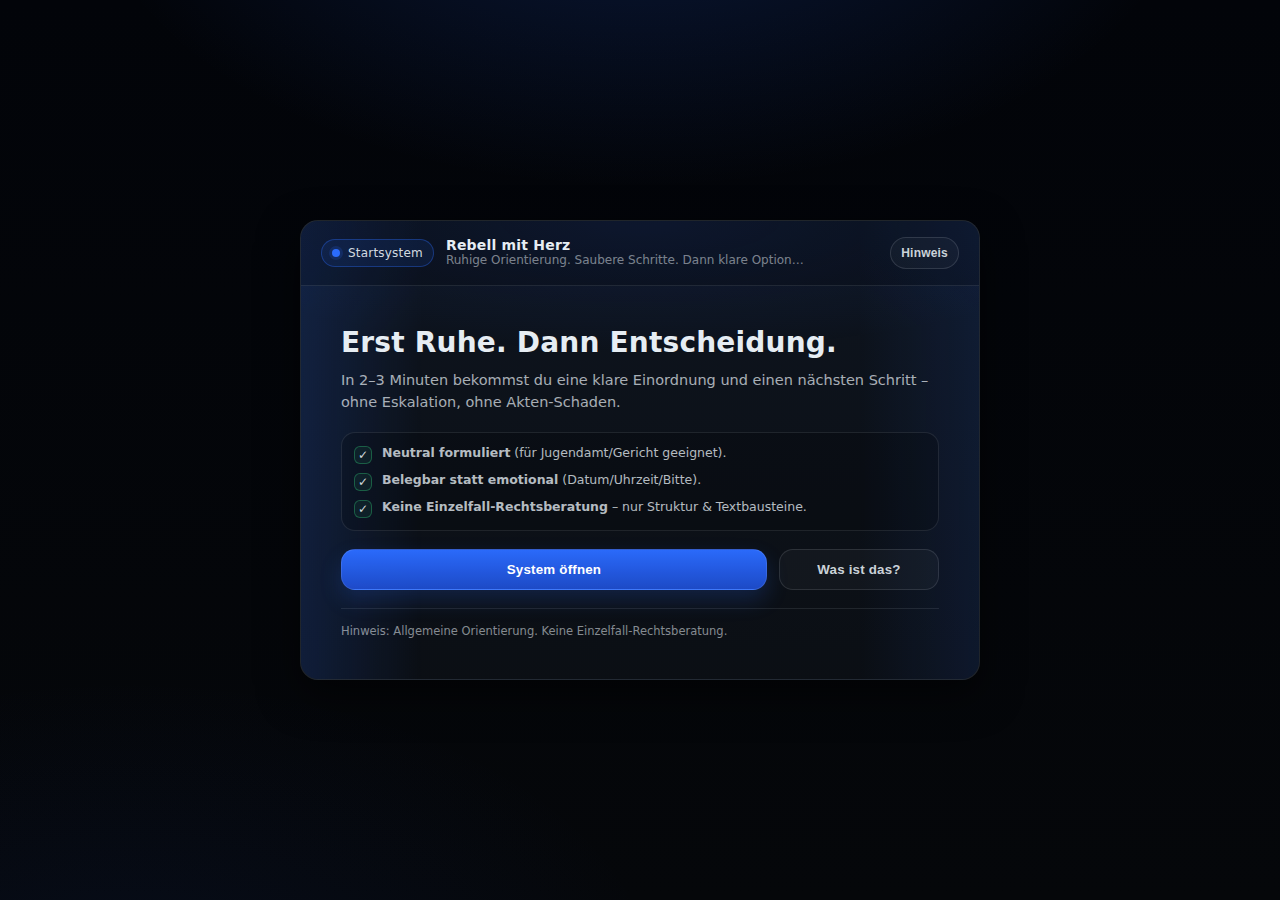
<file: index.html>
<!doctype html>
<html lang="de">
<head>
  <meta charset="utf-8" />
  <meta name="viewport" content="width=device-width, initial-scale=1" />
  <title>Rebell mit Herz – Startsystem</title>
  <meta name="description" content="Ruhiges Startsystem für belastete Eltern: Einordnung, nächster Schritt, dann klare Optionen." />
  <meta name="color-scheme" content="dark" />
  <link rel="stylesheet" href="assets/app.css" />
</head>
<body data-page="start">
  <div class="wrap">
    <div class="card" role="region" aria-label="Startsystem">
      <div class="topbar">
        <div class="top-left">
          <div class="badge"><span class="dot" aria-hidden="true"></span>Startsystem</div>
          <div class="brand">
            <strong>Rebell mit Herz</strong>
            <span>Ruhige Orientierung. Saubere Schritte. Dann klare Optionen.</span>
          </div>
        </div>
        <div class="top-cta">
          <button class="tiny" id="shopBtn" type="button">Shop</button>
          <button class="tiny" id="imprintBtn" type="button">Hinweis</button>
        </div>
      </div>

      <div class="content">
        <h1>Erst Ruhe. Dann Entscheidung.</h1>
        <p class="lead">In 2–3 Minuten bekommst du eine klare Einordnung und einen nächsten Schritt – ohne Eskalation, ohne Akten-Schaden.</p>

        <div class="trust">
          <div class="trust-row"><span class="tick">✓</span><span><strong>Neutral formuliert</strong> (für Jugendamt/Gericht geeignet).</span></div>
          <div class="trust-row"><span class="tick">✓</span><span><strong>Belegbar statt emotional</strong> (Datum/Uhrzeit/Bitte).</span></div>
          <div class="trust-row"><span class="tick">✓</span><span><strong>Keine Einzelfall-Rechtsberatung</strong> – nur Struktur & Textbausteine.</span></div>
        </div>

        <div class="actions">
          <button class="primary" id="gateBtn" type="button">System öffnen</button>
          <button class="ghost" id="infoBtn" type="button">Was ist das?</button>
        </div>

        <p class="fineprint">Hinweis: Allgemeine Orientierung. Keine Einzelfall-Rechtsberatung.</p>
      </div>
    </div>
  </div>

  <div id="toast" class="toast" role="status" aria-live="polite"></div>
  <script src="assets/app.js"></script>
</body>
</html>
</file>
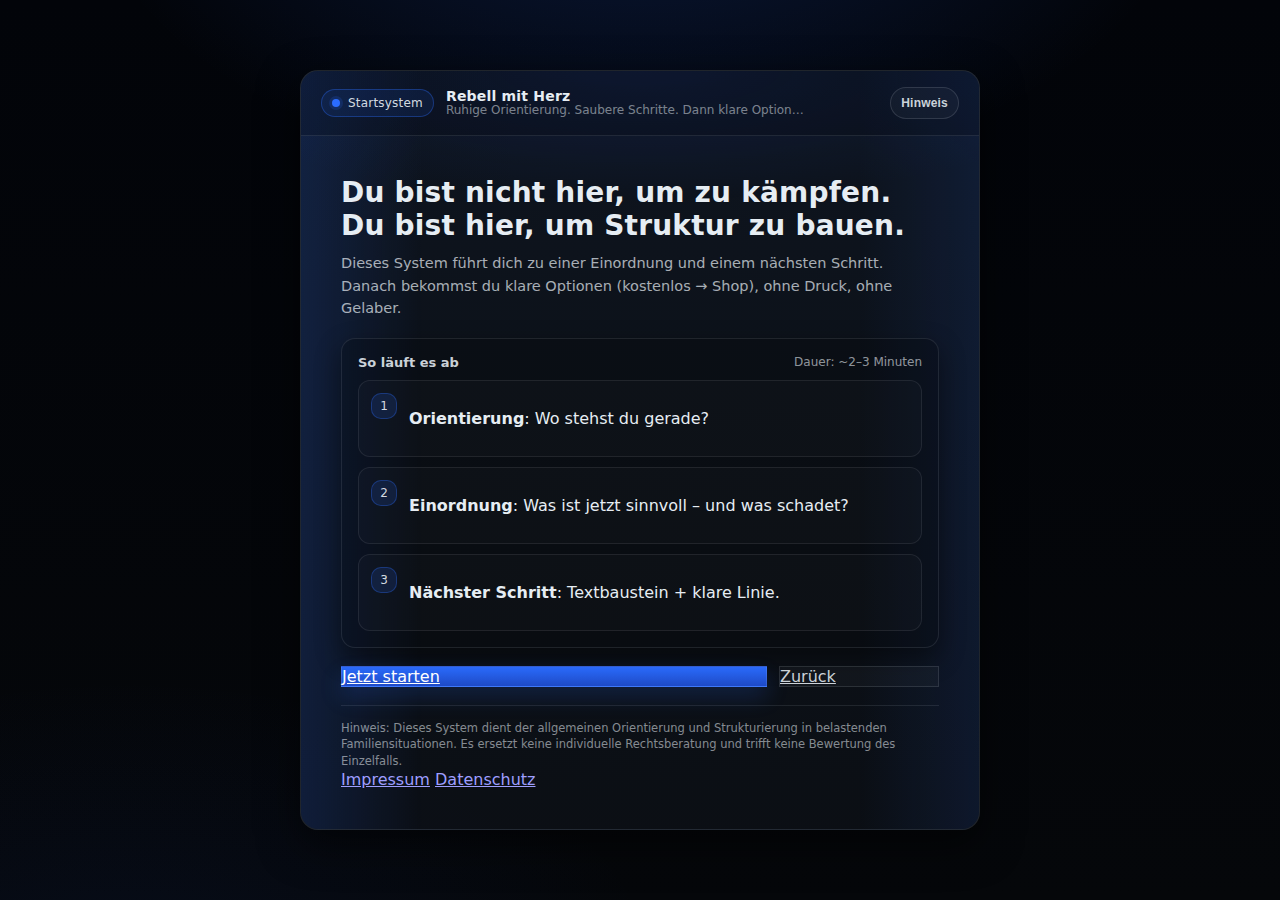
<file: briefing.html>
<!doctype html>
<html lang="de">
<head>
  <meta charset="utf-8" />
  <meta name="viewport" content="width=device-width, initial-scale=1" />
  <title>Startsystem – Briefing</title>
  <meta name="color-scheme" content="dark" />
  <link rel="stylesheet" href="assets/app.css" />
  <script src="assets/app.js" defer></script>
</head>

<body>
  <div class="wrap">
    <div class="card" role="region" aria-label="Startsystem Briefing">
      <div class="topbar">
        <div class="top-left">
          <div class="badge"><span class="dot" aria-hidden="true"></span>Startsystem</div>
          <div class="brand">
            <strong>Rebell mit Herz</strong>
            <span>Ruhige Orientierung. Saubere Schritte. Dann klare Optionen.</span>
          </div>
        </div>
        <div class="top-cta">
          <button class="tiny" id="shopBtn" type="button">Shop</button>
          <button class="tiny" id="imprintBtn" type="button">Hinweis</button>
        </div>
      </div>

      <div class="content">
        <h1>Du bist nicht hier, um zu kämpfen.<br>Du bist hier, um Struktur zu bauen.</h1>
        <p class="lead">
          Dieses System führt dich zu einer Einordnung und einem nächsten Schritt.
          Danach bekommst du klare Optionen (kostenlos → Shop), ohne Druck, ohne Gelaber.
        </p>

        <div class="frame">
          <div class="frame-title">
            <span><strong>So läuft es ab</strong></span>
            <span style="color: rgba(230,237,243,.62); font-size:12px;">Dauer: ~2–3 Minuten</span>
          </div>

          <ol class="steps">
            <li class="step"><div class="num">1</div><p><strong>Orientierung</strong>: Wo stehst du gerade?</p></li>
            <li class="step"><div class="num">2</div><p><strong>Einordnung</strong>: Was ist jetzt sinnvoll – und was schadet?</p></li>
            <li class="step"><div class="num">3</div><p><strong>Nächster Schritt</strong>: Textbaustein + klare Linie.</p></li>
          </ol>
        </div>

        <div class="actions">
          <a class="btn primary" href="orientierung.html">Jetzt starten</a>
          <a class="btn ghost" href="index.html">Zurück</a>
        </div>

        <p class="fineprint">
          Hinweis: Dieses System dient der allgemeinen Orientierung und Strukturierung in belastenden Familiensituationen.
          Es ersetzt keine individuelle Rechtsberatung und trifft keine Bewertung des Einzelfalls.
        </p>

        <div class="footerlinks">
          <a href="legal/imprint.html">Impressum</a>
          <a href="legal/privacy.html">Datenschutz</a>
        </div>
      </div>
    </div>
  </div>

  <div id="toast" class="toast" role="status" aria-live="polite"></div>
</body>
</html>
</file>
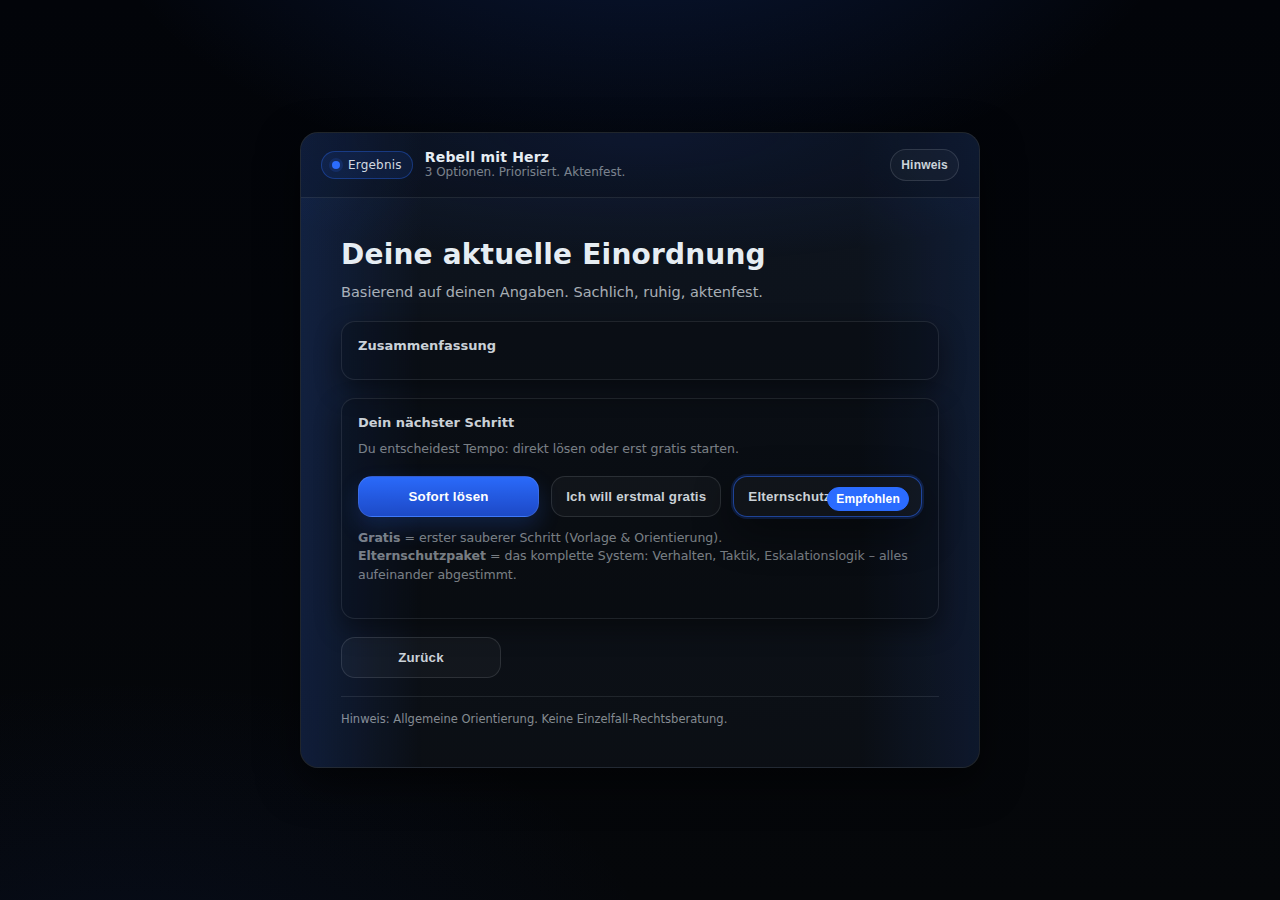
<file: ergebnis.html>
<!doctype html>
<html lang="de">
<head>
  <meta charset="utf-8" />
  <meta name="viewport" content="width=device-width, initial-scale=1" />
  <title>Rebell mit Herz – Ergebnis</title>
  <meta name="color-scheme" content="dark" />
  <link rel="stylesheet" href="assets/app.css" />
</head>
<body data-page="ergebnis">
  <div class="wrap">
    <div class="card" role="region" aria-label="Ergebnis">
      <div class="topbar">
        <div class="top-left">
          <div class="badge"><span class="dot" aria-hidden="true"></span>Ergebnis</div>
          <div class="brand">
            <strong>Rebell mit Herz</strong>
            <span>3 Optionen. Priorisiert. Aktenfest.</span>
          </div>
        </div>
        <div class="top-cta">
          <button class="tiny" id="shopBtn" type="button">Shop</button>
          <button class="tiny" id="imprintBtn" type="button">Hinweis</button>
        </div>
      </div>

      <div class="content">
        <h1>Deine aktuelle Einordnung</h1>
        <p class="lead">Basierend auf deinen Angaben. Sachlich, ruhig, aktenfest.</p>

        <div class="frame">
          <div class="frame-title"><strong>Zusammenfassung</strong></div>
          <div class="options" id="summaryText"></div>
        </div>

        <div class="frame" id="frameNeed" style="display:none;">
          <div class="frame-title"><strong>Empfehlungen (Priorität)</strong></div>
          <ul class="steps" id="needText"></ul>
        </div>

        <div class="frame">
          <div class="frame-title"><strong>Dein nächster Schritt</strong></div>
          <p class="micro">Du entscheidest Tempo: direkt lösen oder erst gratis starten.</p>
          <div class="actions">
            <button class="primary" id="ctaSolve" type="button">Sofort lösen</button>
            <button class="ghost" id="ctaFree" type="button">Ich will erstmal gratis</button>
            <button class="ghost" id="ctaBundle" type="button">Elternschutzpaket holen</button>
          </div>

          <!-- HIER Punkt 3: Gratis-Teaser -->
          <p class="micro muted" style="margin-top:12px">
            <strong>Gratis</strong> = erster sauberer Schritt (Vorlage & Orientierung).<br>
            <strong>Elternschutzpaket</strong> = das komplette System: Verhalten, Taktik,
            Eskalationslogik – alles aufeinander abgestimmt.
          </p>
        </div>

        <div class="actions">
          <button class="ghost" type="button" onclick="location.href='orientierung.html'">Zurück</button>
        </div>

        <p class="fineprint">Hinweis: Allgemeine Orientierung. Keine Einzelfall-Rechtsberatung.</p>
      </div>
    </div>
  </div>

  <div id="toast" class="toast" role="status" aria-live="polite"></div>
  <script src="assets/app.js"></script>
</body>
</html>
</file>
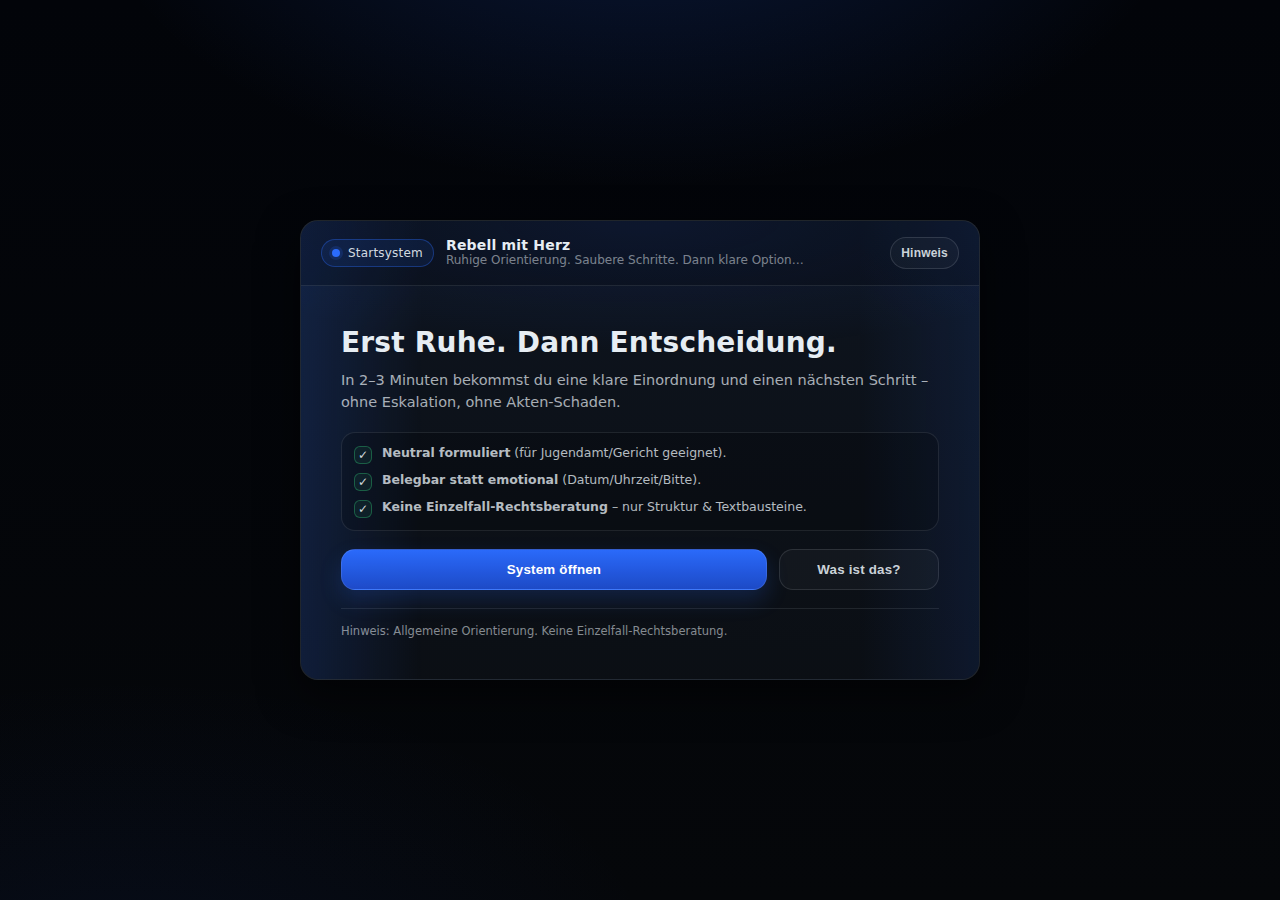
<file: lead.html>
<!doctype html>
<html lang="de">
<head>
  <meta charset="utf-8" />
  <meta name="viewport" content="width=device-width, initial-scale=1" />
  <title>Rebell mit Herz – Gratis Checkliste</title>
  <meta name="color-scheme" content="dark" />
  <link rel="stylesheet" href="assets/app.css" />
</head>
<body data-page="lead">
  <div class="wrap">
    <div class="card" role="region" aria-label="Lead">
      <div class="topbar">
        <div class="top-left">
          <div class="badge"><span class="dot" aria-hidden="true"></span>Gratis</div>
          <div class="brand">
            <strong>Rebell mit Herz</strong>
            <span>Checkliste anfordern – dann nächster Schritt.</span>
          </div>
        </div>
        <div class="top-cta">
          <button class="tiny" id="shopBtn" type="button">Shop</button>
          <button class="tiny" id="imprintBtn" type="button">Hinweis</button>
        </div>
      </div>

      <div class="content">
        <h1>Checkliste „In 10 Minuten aktenfest“</h1>
        <p class="lead">Trage dich ein, wenn du die Checkliste per E-Mail erhalten möchtest.</p>

        <div class="frame">
          <div class="frame-title"><strong>Deine Angaben</strong></div>

          <form id="leadForm" action="#" method="post" novalidate>
            <div class="field">
              <label for="leadEmail">E-Mail-Adresse</label>
              <input id="leadEmail" name="email" type="email" autocomplete="email" required />
            </div>

            <div class="consent">
              <input id="leadConsent" name="consent" type="checkbox" required />
              <label for="leadConsent">Ich bin einverstanden, per E-Mail die Checkliste zu erhalten. Abmeldung jederzeit.</label>
            </div>

            <p class="hint">Datenschutz: Daten nur für Versand.</p>

            <div class="actions">
              <button class="primary" type="submit">Checkliste anfordern</button>
              <button class="ghost" type="button" onclick="history.back()">Zurück</button>
            </div>

            <div class="divider"></div>

            <div class="actions">
              <button class="ghost" id="leadSkipShopBtn" type="button">Ich will sofort lösen</button>
            </div>
          </form>
        </div>

        <p class="fineprint">Hinweis: Allgemeine Orientierung. Keine Einzelfall-Rechtsberatung.</p>
      </div>
    </div>
  </div>

  <div id="toast" class="toast" role="status" aria-live="polite"></div>
  <script src="assets/app.js"></script>
</body>
</html>
</file>
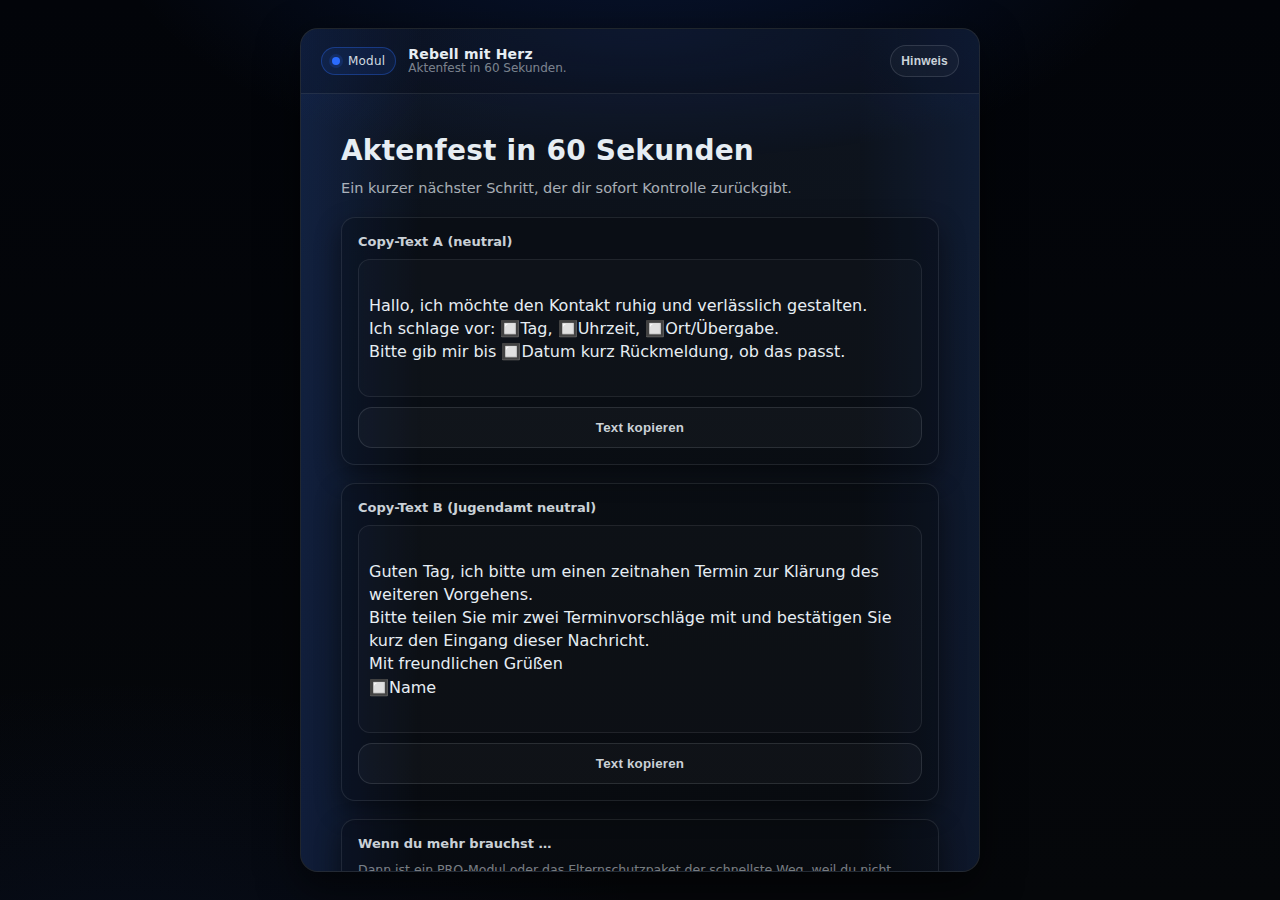
<file: modul.html>
<!doctype html>
<html lang="de">
<head>
  <meta charset="utf-8" />
  <meta name="viewport" content="width=device-width, initial-scale=1" />
  <title>Rebell mit Herz – Modul</title>
  <meta name="color-scheme" content="dark" />
  <link rel="stylesheet" href="assets/app.css" />
</head>
<body data-page="modul">
  <div class="wrap">
    <div class="card" role="region" aria-label="Modul">
      <div class="topbar">
        <div class="top-left">
          <div class="badge"><span class="dot" aria-hidden="true"></span>Modul</div>
          <div class="brand">
            <strong>Rebell mit Herz</strong>
            <span>Aktenfest in 60 Sekunden.</span>
          </div>
        </div>
        <div class="top-cta">
          <button class="tiny" id="shopBtn" type="button">Shop</button>
          <button class="tiny" id="imprintBtn" type="button">Hinweis</button>
        </div>
      </div>

      <div class="content">
        <h1>Aktenfest in 60 Sekunden</h1>
        <p class="lead">Ein kurzer nächster Schritt, der dir sofort Kontrolle zurückgibt.</p>

        <div class="frame">
          <div class="frame-title"><strong>Copy-Text A (neutral)</strong></div>
          <div class="options">
            <div class="opt" style="display:block;">
              <div id="copyTextA" style="white-space:pre-wrap; line-height:1.45;">
Hallo, ich möchte den Kontakt ruhig und verlässlich gestalten.
Ich schlage vor: 🔲Tag, 🔲Uhrzeit, 🔲Ort/Übergabe.
Bitte gib mir bis 🔲Datum kurz Rückmeldung, ob das passt.
              </div>
            </div>
            <button class="ghost" id="copyABtn" type="button">Text kopieren</button>
          </div>
        </div>

        <div class="frame">
          <div class="frame-title"><strong>Copy-Text B (Jugendamt neutral)</strong></div>
          <div class="options">
            <div class="opt" style="display:block;">
              <div id="copyTextB" style="white-space:pre-wrap; line-height:1.45;">
Guten Tag, ich bitte um einen zeitnahen Termin zur Klärung des weiteren Vorgehens.
Bitte teilen Sie mir zwei Terminvorschläge mit und bestätigen Sie kurz den Eingang dieser Nachricht.
Mit freundlichen Grüßen
🔲Name
              </div>
            </div>
            <button class="ghost" id="copyBBtn" type="button">Text kopieren</button>
          </div>
        </div>

        <div class="frame">
          <div class="frame-title"><strong>Wenn du mehr brauchst …</strong></div>
          <p class="micro">Dann ist ein PRO-Modul oder das Elternschutzpaket der schnellste Weg, weil du nicht jedes Mal neu anfangen musst.</p>
          <div class="actions">
            <button class="primary" id="moduleShopBtn" type="button">Sofort lösen</button>
            <button class="ghost" type="button" onclick="location.href='index.html'">Start</button>
          </div>
        </div>

        <p class="fineprint">Hinweis: Allgemeine Orientierung. Keine Einzelfall-Rechtsberatung.</p>
      </div>
    </div>
  </div>

  <div id="toast" class="toast" role="status" aria-live="polite"></div>
  <script src="assets/app.js"></script>
</body>
</html>
</file>
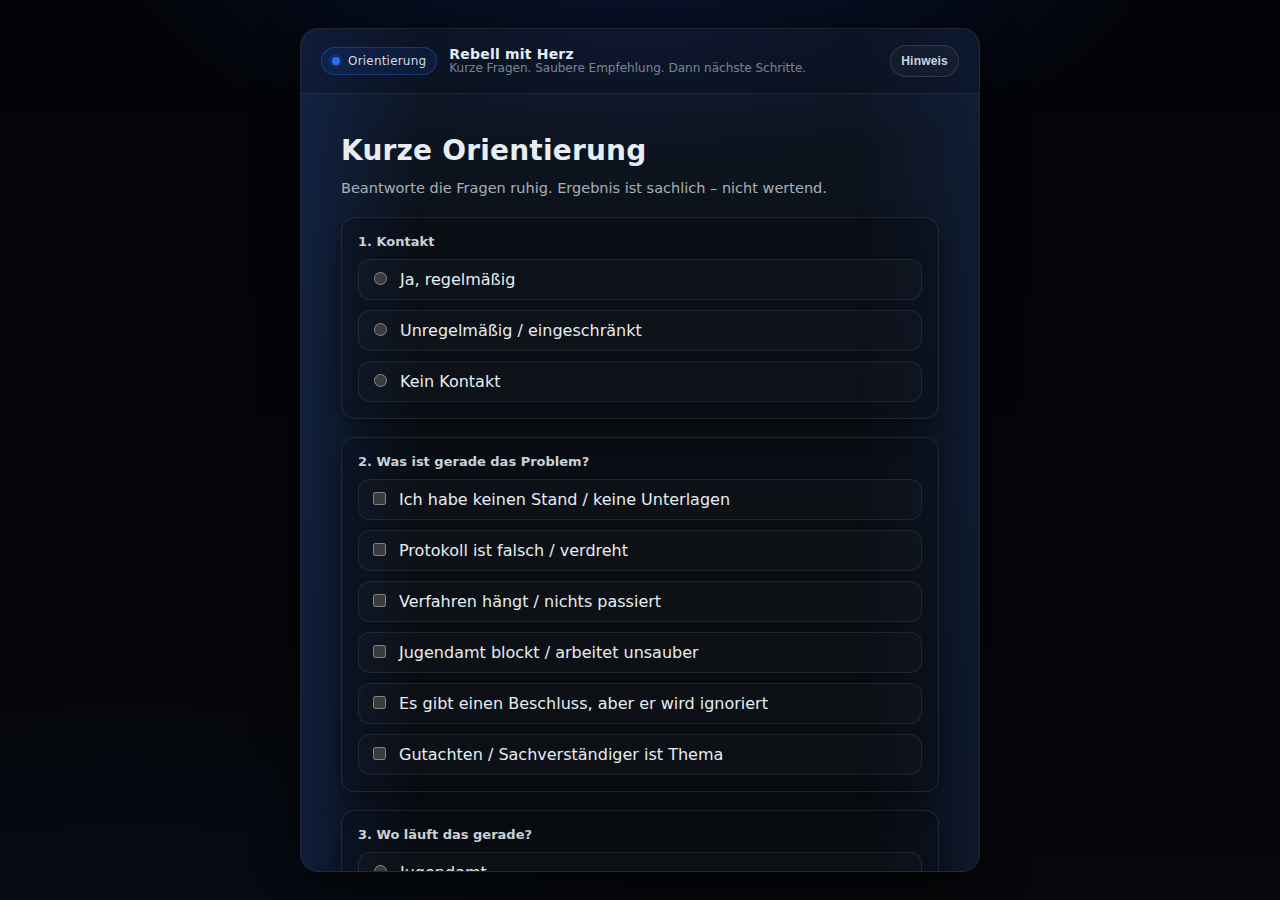
<file: orientierung.html>
<!doctype html>
<html lang="de">
<head>
  <meta charset="utf-8" />
  <meta name="viewport" content="width=device-width, initial-scale=1" />
  <title>Rebell mit Herz – Orientierung</title>
  <meta name="color-scheme" content="dark" />
  <link rel="stylesheet" href="assets/app.css" />
</head>
<body data-page="orientierung">
  <div class="wrap">
    <div class="card" role="region" aria-label="Orientierung">
      <div class="topbar">
        <div class="top-left">
          <div class="badge"><span class="dot" aria-hidden="true"></span>Orientierung</div>
          <div class="brand">
            <strong>Rebell mit Herz</strong>
            <span>Kurze Fragen. Saubere Empfehlung. Dann nächste Schritte.</span>
          </div>
        </div>
        <div class="top-cta">
          <button class="tiny" id="shopBtn" type="button">Shop</button>
          <button class="tiny" id="imprintBtn" type="button">Hinweis</button>
        </div>
      </div>

      <div class="content">
        <h1>Kurze Orientierung</h1>
        <p class="lead">Beantworte die Fragen ruhig. Ergebnis ist sachlich – nicht wertend.</p>

        <div class="frame">
          <div class="frame-title"><strong>1. Kontakt</strong></div>
          <div class="options">
            <label class="opt"><input type="radio" name="kontakt" value="ja"> Ja, regelmäßig</label>
            <label class="opt"><input type="radio" name="kontakt" value="eingeschraenkt"> Unregelmäßig / eingeschränkt</label>
            <label class="opt"><input type="radio" name="kontakt" value="nein"> Kein Kontakt</label>
          </div>
        </div>

        <div class="frame">
          <div class="frame-title"><strong>2. Was ist gerade das Problem?</strong></div>
          <div class="options">
            <label class="opt"><input type="checkbox" name="symptom" value="kein_stand"> Ich habe keinen Stand / keine Unterlagen</label>
            <label class="opt"><input type="checkbox" name="symptom" value="protokoll_falsch"> Protokoll ist falsch / verdreht</label>
            <label class="opt"><input type="checkbox" name="symptom" value="verzoegerung"> Verfahren hängt / nichts passiert</label>
            <label class="opt"><input type="checkbox" name="symptom" value="ja_blockt"> Jugendamt blockt / arbeitet unsauber</label>
            <label class="opt"><input type="checkbox" name="symptom" value="beschluss_ignoriert"> Es gibt einen Beschluss, aber er wird ignoriert</label>
            <label class="opt"><input type="checkbox" name="symptom" value="gutachten"> Gutachten / Sachverständiger ist Thema</label>
          </div>
        </div>

        <div class="frame">
          <div class="frame-title"><strong>3. Wo läuft das gerade?</strong></div>
          <div class="options">
            <label class="opt"><input type="radio" name="arena" value="jugendamt"> Jugendamt</label>
            <label class="opt"><input type="radio" name="arena" value="gericht"> Gericht</label>
            <label class="opt"><input type="radio" name="arena" value="beides"> Beides</label>
          </div>
        </div>

        <div class="frame">
          <div class="frame-title"><strong>4. Frist / Termin?</strong></div>
          <div class="options">
            <label class="opt"><input type="radio" name="urgency" value="48h"> Heute / innerhalb 48 Stunden</label>
            <label class="opt"><input type="radio" name="urgency" value="7d"> In den nächsten 7 Tagen</label>
            <label class="opt">
  <input type="radio" name="urgency" value="none">
  Kein Termin bekannt (über 30 Tage)
</label>

          </div>
        </div>

        <div class="actions">
          <button class="primary" id="auswertenBtn" type="button">Einordnung anzeigen</button>
          <button class="ghost" type="button" onclick="location.href='index.html'">Zurück</button>
        </div>

        <p class="fineprint">Hinweis: Allgemeine Orientierung. Keine Einzelfall-Rechtsberatung.</p>
      </div>
    </div>
  </div>

  <div id="toast" class="toast" role="status" aria-live="polite"></div>
  <script src="assets/app.js"></script>
</body>
</html>
</file>
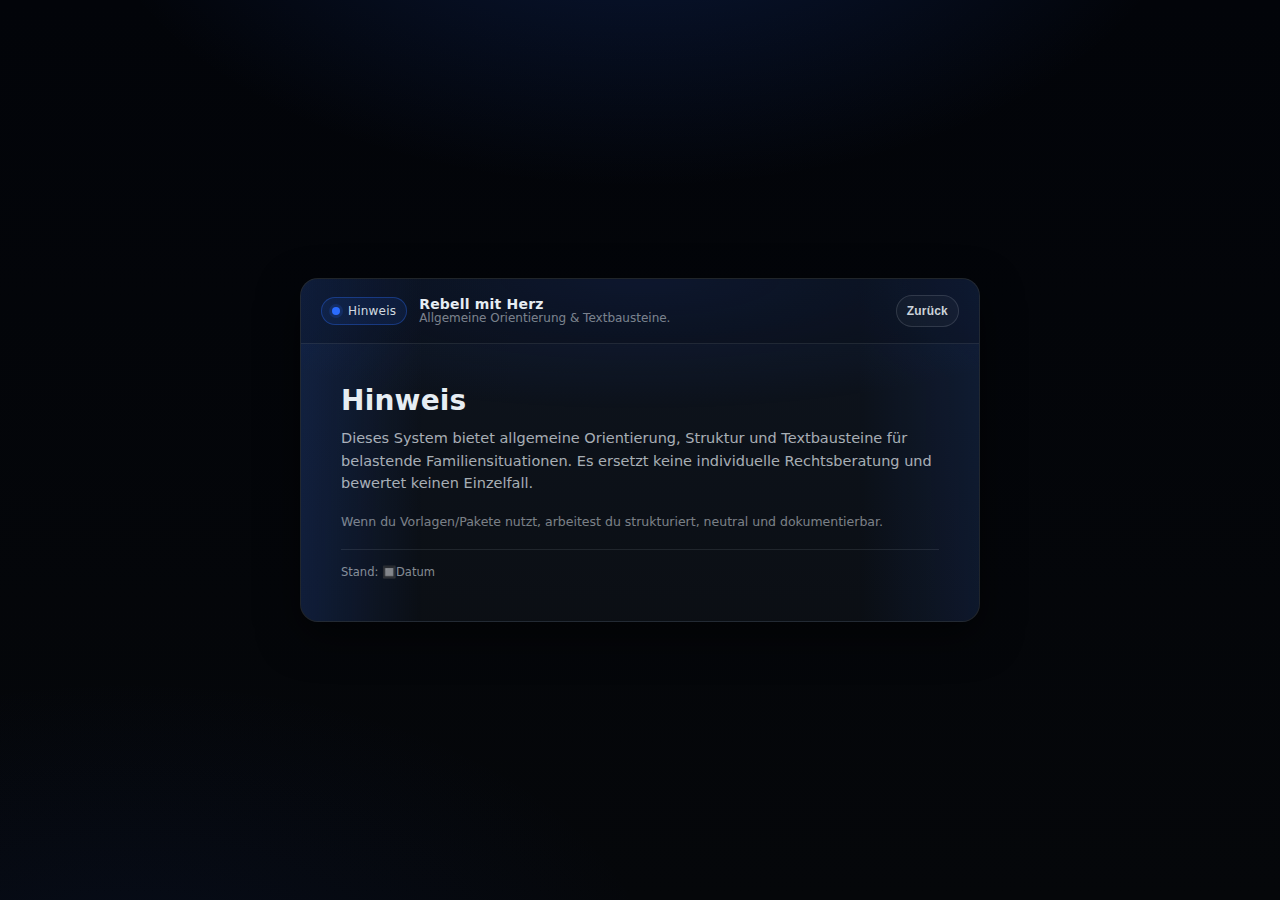
<file: legal/imprint.html>
<!doctype html>
<html lang="de">
<head>
  <meta charset="utf-8" />
  <meta name="viewport" content="width=device-width, initial-scale=1" />
  <title>Hinweis</title>
  <meta name="color-scheme" content="dark" />
  <link rel="stylesheet" href="../assets/app.css" />
</head>
<body>
  <div class="wrap">
    <div class="card">
      <div class="topbar">
        <div class="top-left">
          <div class="badge"><span class="dot"></span>Hinweis</div>
          <div class="brand">
            <strong>Rebell mit Herz</strong>
            <span>Allgemeine Orientierung & Textbausteine.</span>
          </div>
        </div>
        <div class="top-cta">
          <button class="tiny" type="button" onclick="location.href='../index.html'">Zurück</button>
        </div>
      </div>

      <div class="content">
        <h1>Hinweis</h1>
        <p class="lead">
          Dieses System bietet allgemeine Orientierung, Struktur und Textbausteine für belastende Familiensituationen.
          Es ersetzt keine individuelle Rechtsberatung und bewertet keinen Einzelfall.
        </p>
        <p class="micro">
          Wenn du Vorlagen/Pakete nutzt, arbeitest du strukturiert, neutral und dokumentierbar.
        </p>
        <p class="fineprint">Stand: 🔲Datum</p>
      </div>
    </div>
  </div>
</body>
</html>
</file>
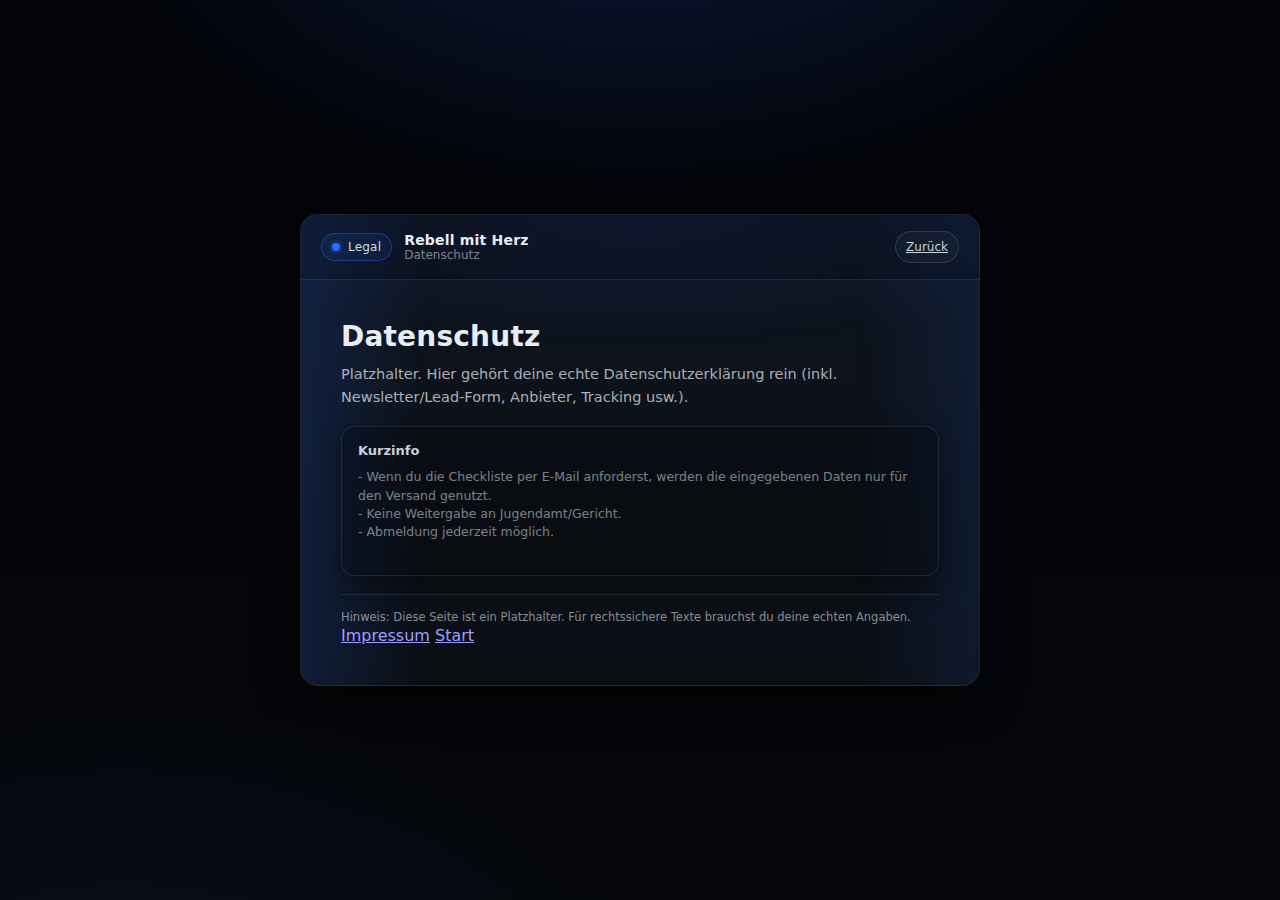
<file: legal/privacy.html>
<!doctype html>
<html lang="de">
<head>
  <meta charset="utf-8" />
  <meta name="viewport" content="width=device-width, initial-scale=1" />
  <title>Datenschutz</title>
  <meta name="color-scheme" content="dark" />
  <link rel="stylesheet" href="../assets/app.css" />
  <script src="../assets/app.js" defer></script>
</head>

<body>
  <div class="wrap">
    <div class="card" role="region" aria-label="Datenschutz">
      <div class="topbar">
        <div class="top-left">
          <div class="badge"><span class="dot" aria-hidden="true"></span>Legal</div>
          <div class="brand">
            <strong>Rebell mit Herz</strong>
            <span>Datenschutz</span>
          </div>
        </div>
        <div class="top-cta">
          <a class="btn tiny" href="../index.html" style="padding:8px 10px;">Zurück</a>
        </div>
      </div>

      <div class="content">
        <h1>Datenschutz</h1>
        <p class="lead">
          Platzhalter. Hier gehört deine echte Datenschutzerklärung rein (inkl. Newsletter/Lead-Form, Anbieter, Tracking usw.).
        </p>

        <div class="frame">
          <div class="frame-title"><strong>Kurzinfo</strong></div>
          <p class="micro">
            - Wenn du die Checkliste per E-Mail anforderst, werden die eingegebenen Daten nur für den Versand genutzt.<br>
            - Keine Weitergabe an Jugendamt/Gericht.<br>
            - Abmeldung jederzeit möglich.
          </p>
        </div>

        <p class="fineprint">
          Hinweis: Diese Seite ist ein Platzhalter. Für rechtssichere Texte brauchst du deine echten Angaben.
        </p>

        <div class="footerlinks">
          <a href="imprint.html">Impressum</a>
          <a href="../index.html">Start</a>
        </div>
      </div>
    </div>
  </div>

  <div id="toast" class="toast" role="status" aria-live="polite"></div>
</body>
</html>
</file>
<file: assets/app.css>
:root{
  /* BLUE-GREY / SERIOUS AUTHORITY */
  --bg0:#05070a;
  --bg1:#020409;
  --card: rgba(12,16,22,.92);

  --text:#e6edf3;
  --muted:rgba(230,237,243,.72);
  --muted2:rgba(230,237,243,.52);
  --line:rgba(230,237,243,.10);

  /* keep variable names for compatibility, but switch the color family */
  --red:#2b6cff;      /* accent (was red) */
  --red2:#1f4fd6;     /* accent dark (was red2) */

  --ok:#33d17a;
  --r:18px;
  --shadow: 0 14px 40px rgba(0,0,0,.55);
  --shadow2: 0 10px 26px rgba(0,0,0,.42);
  --focus: 0 0 0 3px rgba(43,108,255,.26);
}

*{ box-sizing:border-box; }
html,body{ height:100%; margin:0; }

body{
  font-family: ui-sans-serif, system-ui, -apple-system, "Segoe UI", Roboto, Arial, sans-serif;
  color:var(--text);
  background:
    radial-gradient(900px 520px at 50% -15%, rgba(43,108,255,.20), transparent 62%),
    radial-gradient(900px 520px at 10% 110%, rgba(31,79,214,.08), transparent 60%),
    linear-gradient(var(--bg1), var(--bg0));
  display:flex;
  align-items:center;
  justify-content:center;
  padding:28px 16px;
  min-height:100svh;
}

.wrap{ width:100%; max-width:680px; }

.card{
  background: linear-gradient(180deg, rgba(15,22,33,.92), var(--card));
  border:1px solid var(--line);
  border-radius: var(--r);
  box-shadow: var(--shadow);
  overflow:hidden;
  position:relative;
  max-height: calc(100svh - 28px - 28px);
  display:flex;
  flex-direction:column;
}

.card::before{
  content:"";
  position:absolute;
  inset:-1px;
  background:
    radial-gradient(800px 220px at 50% 0%, rgba(31,79,214,.14), transparent 60%),
    linear-gradient(90deg, rgba(43,108,255,.16), transparent 18%, transparent 82%, rgba(43,108,255,.10));
  pointer-events:none;
  mask: linear-gradient(#000, #000) content-box, linear-gradient(#000, #000);
  -webkit-mask: linear-gradient(#000, #000) content-box, linear-gradient(#000, #000);
  padding:1px;
  border-radius: var(--r);
}

.topbar{
  display:flex;
  align-items:center;
  justify-content:space-between;
  gap:12px;
  padding:16px 20px;
  border-bottom:1px solid var(--line);
  background: rgba(0,0,0,.18);
  position:relative;
  z-index:1;
}

.top-left{
  display:flex;
  align-items:center;
  gap:12px;
  min-width:0;
}

.badge{
  display:inline-flex;
  align-items:center;
  gap:8px;
  padding:6px 10px;
  border-radius:999px;
  border:1px solid rgba(43,108,255,.35);
  background: rgba(43,108,255,.10);
  color: rgba(230,237,243,.92);
  font-size:12px;
  letter-spacing:.2px;
  white-space:nowrap;
}

.dot{
  width:8px; height:8px; border-radius:999px;
  background: var(--red);
  box-shadow: 0 0 0 3px rgba(43,108,255,.16);
  flex:0 0 auto;
}

.brand{ display:flex; flex-direction:column; line-height:1.1; min-width:0; }
.brand strong{ font-size:14px; letter-spacing:.2px; }
.brand span{
  font-size:12px;
  color:var(--muted2);
  overflow:hidden;
  text-overflow:ellipsis;
  white-space:nowrap;
  max-width:360px;
}

.top-cta{ display:flex; gap:10px; align-items:center; flex:0 0 auto; }

.tiny{
  appearance:none;
  border:1px solid rgba(230,237,243,.14);
  background: rgba(255,255,255,.03);
  color: rgba(230,237,243,.88);
  border-radius: 999px;
  padding:8px 10px;
  font-size:12px;
  cursor:pointer;
}
.tiny:active{ transform: translateY(1px); }
.tiny:focus-visible{ outline:none; box-shadow: var(--focus); border-color: rgba(43,108,255,.45); }

.content{
  padding:40px;
  position:relative;
  z-index:1;
  overflow:auto;
  -webkit-overflow-scrolling: touch;
}

h1{ margin:0 0 10px 0; font-size:28px; letter-spacing:.2px; }
.lead{ margin:0 0 18px 0; color:var(--muted); font-size:14.5px; line-height:1.55; }
.micro{ margin:0 0 18px 0; color:var(--muted2); font-size:12.5px; line-height:1.45; }

.trust{
  display:grid;
  gap:8px;
  margin:16px 0 0 0;
  padding:12px 12px;
  border:1px solid rgba(230,237,243,.10);
  background: rgba(0,0,0,.18);
  border-radius:14px;
}
.trust-row{
  display:flex;
  gap:10px;
  align-items:flex-start;
  font-size:12.5px;
  color: rgba(230,237,243,.78);
  line-height:1.35;
}
.tick{
  width:18px; height:18px;
  border-radius:6px;
  display:grid; place-items:center;
  border:1px solid rgba(51,209,122,.35);
  background: rgba(51,209,122,.08);
  color: rgba(230,237,243,.92);
  flex:0 0 auto;
  margin-top:1px;
  font-size:12px;
}

.actions{ display:flex; gap:12px; align-items:center; margin-top:18px; flex-wrap:wrap; }

button{
  appearance:none;
  border:none;
  border-radius: 14px;
  padding: 12px 14px;
  font-weight: 650;
  letter-spacing:.2px;
  cursor:pointer;
  user-select:none;
  outline:none;
}
button:focus-visible{ box-shadow: var(--focus); }

.primary{
  flex:1;
  color:#fff;
  background: linear-gradient(180deg, rgba(43,108,255,.98), rgba(31,79,214,.92));
  border:1px solid rgba(255,255,255,.10);
  box-shadow: 0 10px 22px rgba(43,108,255,.20);
  min-width: 180px;
}
.primary:active{ transform: translateY(1px); }

.ghost{
  flex:0 0 auto;
  color: rgba(230,237,243,.88);
  background: rgba(255,255,255,.03);
  border:1px solid rgba(230,237,243,.12);
  min-width: 160px;
}
.ghost:active{ transform: translateY(1px); }

.frame{
  margin-top:18px;
  border:1px solid var(--line);
  background: rgba(0,0,0,.22);
  border-radius: 14px;
  padding:16px;
  box-shadow: var(--shadow2);
}

.frame-title{
  display:flex;
  align-items:center;
  justify-content:space-between;
  gap:10px;
  margin-bottom:10px;
  font-size:13px;
  color:rgba(230,237,243,.88);
}

.options{ display:grid; gap:10px; }
.opt{
  display:flex; gap:10px; align-items:flex-start;
  padding:10px;
  border:1px solid rgba(230,237,243,.09);
  background: rgba(255,255,255,.02);
  border-radius:12px;
}
.opt input{ margin-top:2px; }

.steps{ display:grid; gap:10px; margin:0; padding:0; list-style:none; }
.step{
  display:flex; gap:12px;
  padding:12px;
  border:1px solid rgba(230,237,243,.09);
  background: rgba(255,255,255,.02);
  border-radius:12px;
}

.num{
  width:26px; height:26px; border-radius:10px;
  display:grid; place-items:center;
  font-size:12px; color: rgba(230,237,243,.92);
  background: rgba(43,108,255,.14);
  border:1px solid rgba(43,108,255,.32);
  flex:0 0 auto;
}

.summary-line{
  display:flex;
  justify-content:space-between;
  gap:10px;
  padding:10px 12px;
  border:1px solid rgba(230,237,243,.09);
  background: rgba(255,255,255,.02);
  border-radius:12px;
  font-size:13.5px;
  color:rgba(230,237,243,.86);
}
.summary-line b{ color:rgba(230,237,243,.94); font-weight:700; }

.fineprint{
  margin:18px 0 0 0;
  padding-top:14px;
  border-top:1px solid var(--line);
  font-size:11.5px;
  line-height:1.45;
  color: rgba(230,237,243,.56);
}

.divider{
  height:1px;
  background: rgba(230,237,243,.08);
  margin:14px 0;
}

.field{
  display:flex;
  flex-direction:column;
  gap:4px;
  margin-bottom:12px;
  font-size:13px;
}
.field label{ color:rgba(230,237,243,.88); }
.field input,
.field textarea{
  border-radius:10px;
  border:1px solid rgba(230,237,243,.16);
  background:rgba(0,0,0,.22);
  padding:8px 10px;
  color:var(--text);
  font:inherit;
  resize:vertical;
  min-height:38px;
}
.field input:focus,
.field textarea:focus{
  outline:none;
  border-color:rgba(43,108,255,.55);
  box-shadow:0 0 0 1px rgba(43,108,255,.30);
}

.consent{
  display:flex;
  gap:8px;
  align-items:flex-start;
  font-size:11.5px;
  color:rgba(230,237,243,.72);
  margin-top:4px;
}
.consent input{ margin-top:2px; flex:0 0 auto; }

.hint{ font-size:12px; color:var(--muted2); margin-top:6px; }

.toast{
  position: fixed;
  left: 50%;
  bottom: 16px;
  transform: translateX(-50%);
  background: rgba(8,10,12,.92);
  border: 1px solid rgba(230,237,243,.16);
  color: rgba(230,237,243,.92);
  padding: 10px 12px;
  border-radius: 12px;
  box-shadow: 0 16px 38px rgba(0,0,0,.55);
  font-size: 12.5px;
  opacity: 0;
  pointer-events:none;
  transition: opacity .18s ease, transform .18s ease;
  z-index: 50;
  max-width: min(560px, calc(100vw - 24px));
  line-height: 1.35;
}
.toast.show{
  opacity: 1;
  transform: translateX(-50%) translateY(-2px);
}

@media (max-width:420px){
  .content{ padding:26px; }
  h1{ font-size:24px; }
  .brand span{ max-width:180px; }
}
@media (max-width:520px){
  .actions{flex-direction:column; gap:10px;}
  .actions button{width:100%;}
  .frame{padding:14px;}
}

/* WOW-HIGHLIGHT */
#ctaBundle{
  border:1px solid rgba(43,108,255,.55);
  box-shadow:0 0 0 2px rgba(43,108,255,.18), 0 14px 40px rgba(0,0,0,.45);
  position:relative;
  overflow:hidden;
}
#ctaBundle::before{
  content:"Empfohlen";
  position:absolute;
  top:10px; right:12px;
  font-size:.75rem;
  padding:4px 8px;
  border-radius:999px;
  background: rgba(43,108,255,1);
  border: 1px solid rgba(43,108,255,1);
  color: #fff;
  font-weight: 600;
  opacity: 1;
}

#shopBtn { display: none !important; }
</file>
